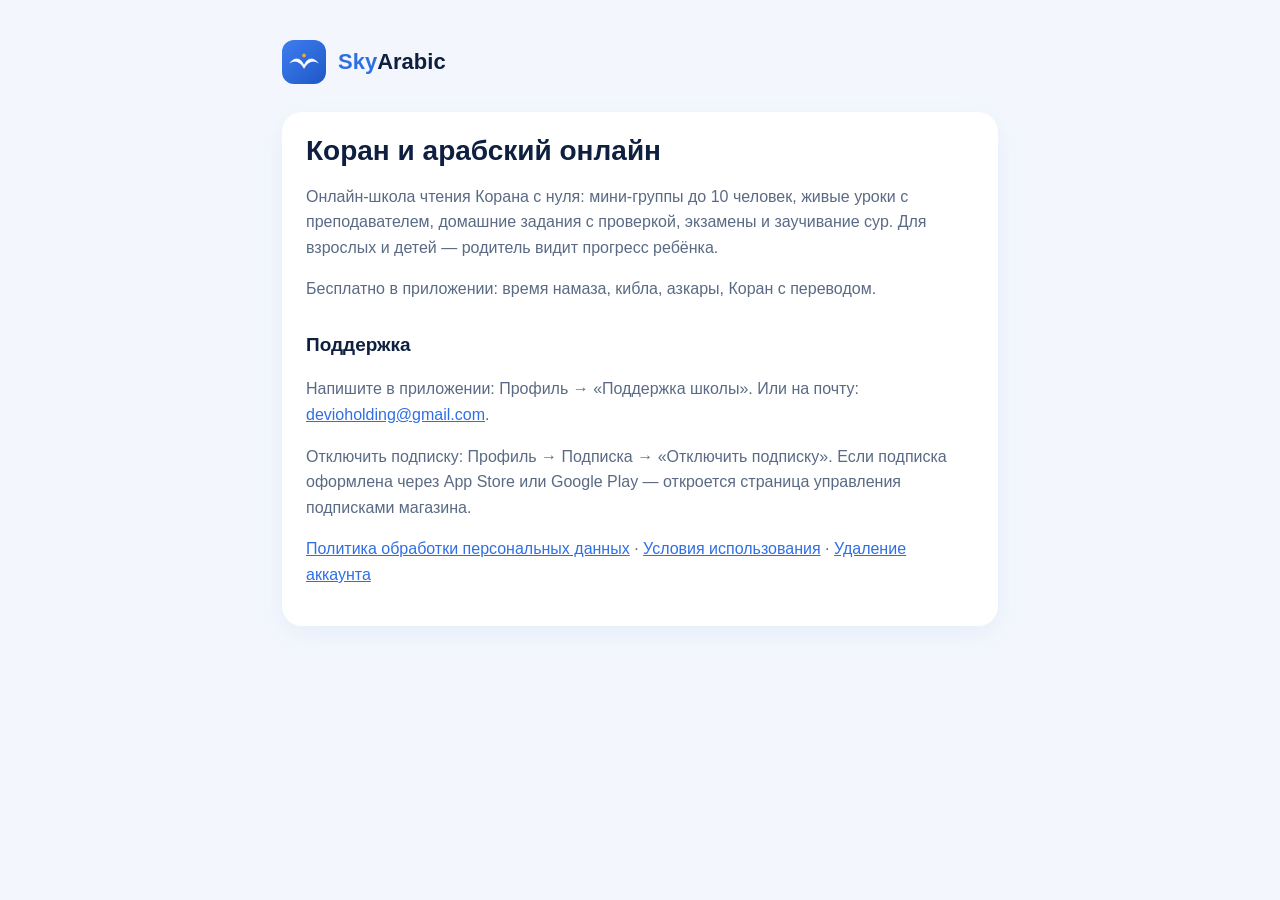
<file: index.html>
<!doctype html><html lang="ru"><head><meta charset="utf-8"><meta name="viewport" content="width=device-width,initial-scale=1">
<title>SkyArabic — Коран и арабский онлайн</title><link rel="stylesheet" href="style.css"></head>
<body><main><header><img src="icon.png" alt=""><b><span>Sky</span>Arabic</b></header>
<div class="card">
<h1>Коран и арабский онлайн</h1>
<p>Онлайн-школа чтения Корана с нуля: мини-группы до 10 человек, живые уроки с преподавателем, домашние задания с проверкой, экзамены и заучивание сур. Для взрослых и детей — родитель видит прогресс ребёнка.</p>
<p>Бесплатно в приложении: время намаза, кибла, азкары, Коран с переводом.</p>
<h2>Поддержка</h2>
<p>Напишите в приложении: Профиль → «Поддержка школы». Или на почту: <a href="mailto:devioholding@gmail.com">devioholding@gmail.com</a>.</p>
<p>Отключить подписку: Профиль → Подписка → «Отключить подписку». Если подписка оформлена через App Store или Google Play — откроется страница управления подписками магазина.</p>
<p><a href="privacy.html">Политика обработки персональных данных</a> · <a href="terms.html">Условия использования</a> · <a href="delete-account.html">Удаление аккаунта</a></p>
</div></main></body></html>
</file>
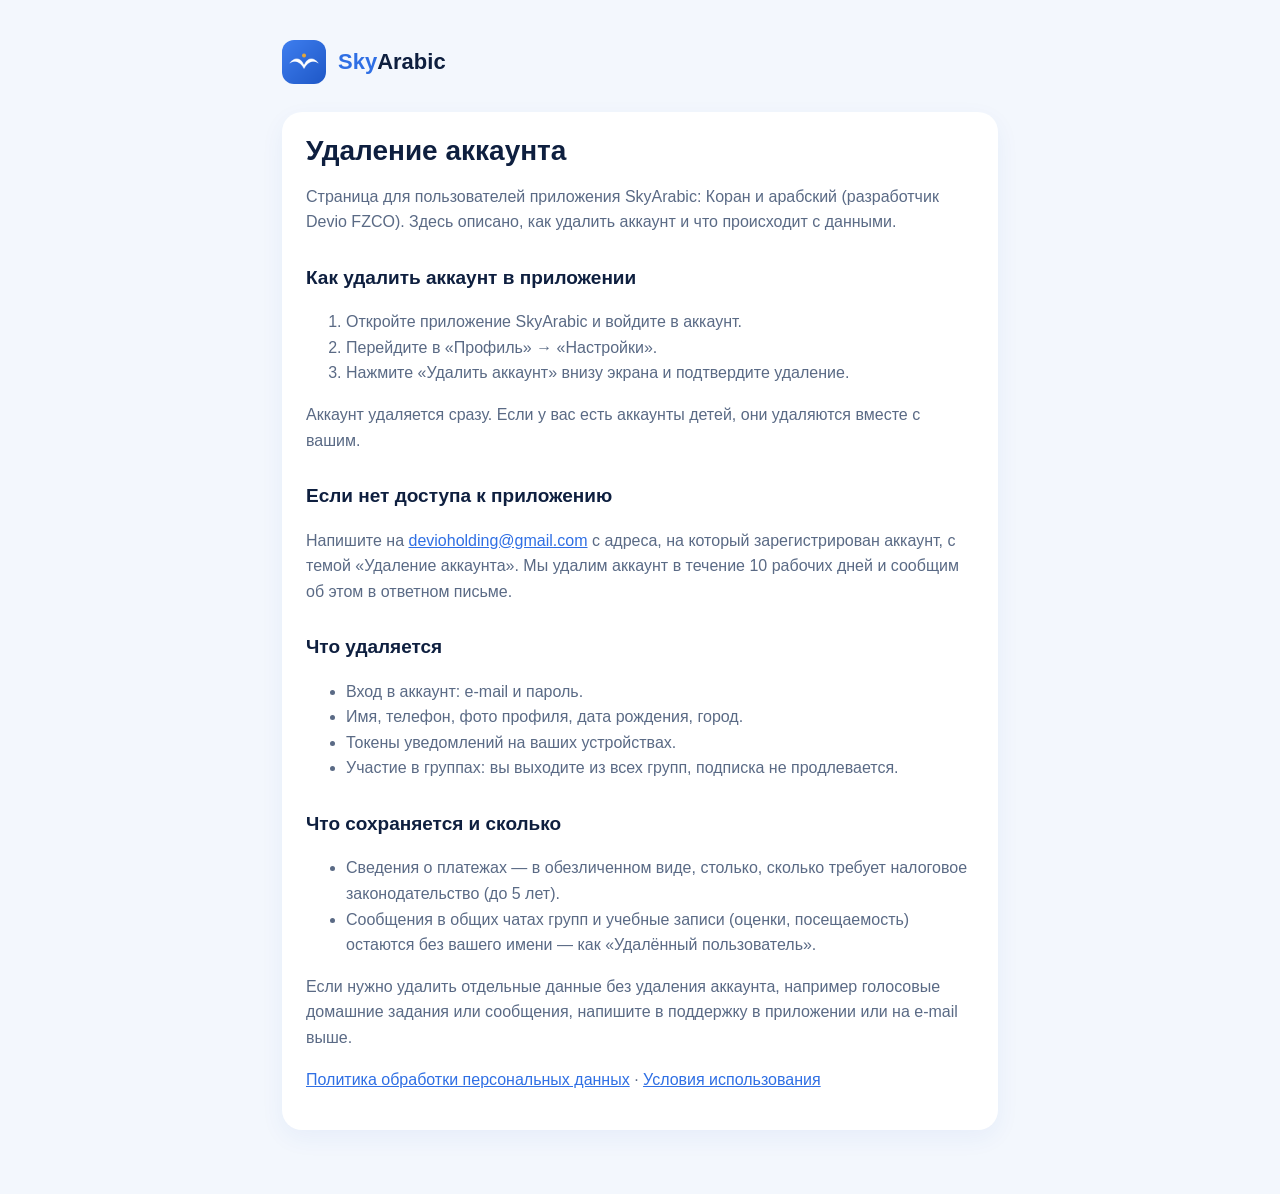
<file: delete-account.html>
<!doctype html><html lang="ru"><head><meta charset="utf-8"><meta name="viewport" content="width=device-width,initial-scale=1">
<title>SkyArabic — удаление аккаунта</title><link rel="stylesheet" href="style.css"></head>
<body><main><header><img src="icon.png" alt=""><b><span>Sky</span>Arabic</b></header>
<div class="card">
<h1>Удаление аккаунта</h1>
<p>Страница для пользователей приложения SkyArabic: Коран и арабский (разработчик Devio FZCO). Здесь описано, как удалить аккаунт и что происходит с данными.</p>
<h2>Как удалить аккаунт в приложении</h2>
<ol>
<li>Откройте приложение SkyArabic и войдите в аккаунт.</li>
<li>Перейдите в «Профиль» → «Настройки».</li>
<li>Нажмите «Удалить аккаунт» внизу экрана и подтвердите удаление.</li>
</ol>
<p>Аккаунт удаляется сразу. Если у вас есть аккаунты детей, они удаляются вместе с вашим.</p>
<h2>Если нет доступа к приложению</h2>
<p>Напишите на <a href="mailto:devioholding@gmail.com?subject=Удаление%20аккаунта%20SkyArabic">devioholding@gmail.com</a> с адреса, на который зарегистрирован аккаунт, с темой «Удаление аккаунта». Мы удалим аккаунт в течение 10 рабочих дней и сообщим об этом в ответном письме.</p>
<h2>Что удаляется</h2>
<ul>
<li>Вход в аккаунт: e-mail и пароль.</li>
<li>Имя, телефон, фото профиля, дата рождения, город.</li>
<li>Токены уведомлений на ваших устройствах.</li>
<li>Участие в группах: вы выходите из всех групп, подписка не продлевается.</li>
</ul>
<h2>Что сохраняется и сколько</h2>
<ul>
<li>Сведения о платежах — в обезличенном виде, столько, сколько требует налоговое законодательство (до 5 лет).</li>
<li>Сообщения в общих чатах групп и учебные записи (оценки, посещаемость) остаются без вашего имени — как «Удалённый пользователь».</li>
</ul>
<p>Если нужно удалить отдельные данные без удаления аккаунта, например голосовые домашние задания или сообщения, напишите в поддержку в приложении или на e-mail выше.</p>
<p><a href="privacy.html">Политика обработки персональных данных</a> · <a href="terms.html">Условия использования</a></p>
</div></main></body></html>
</file>
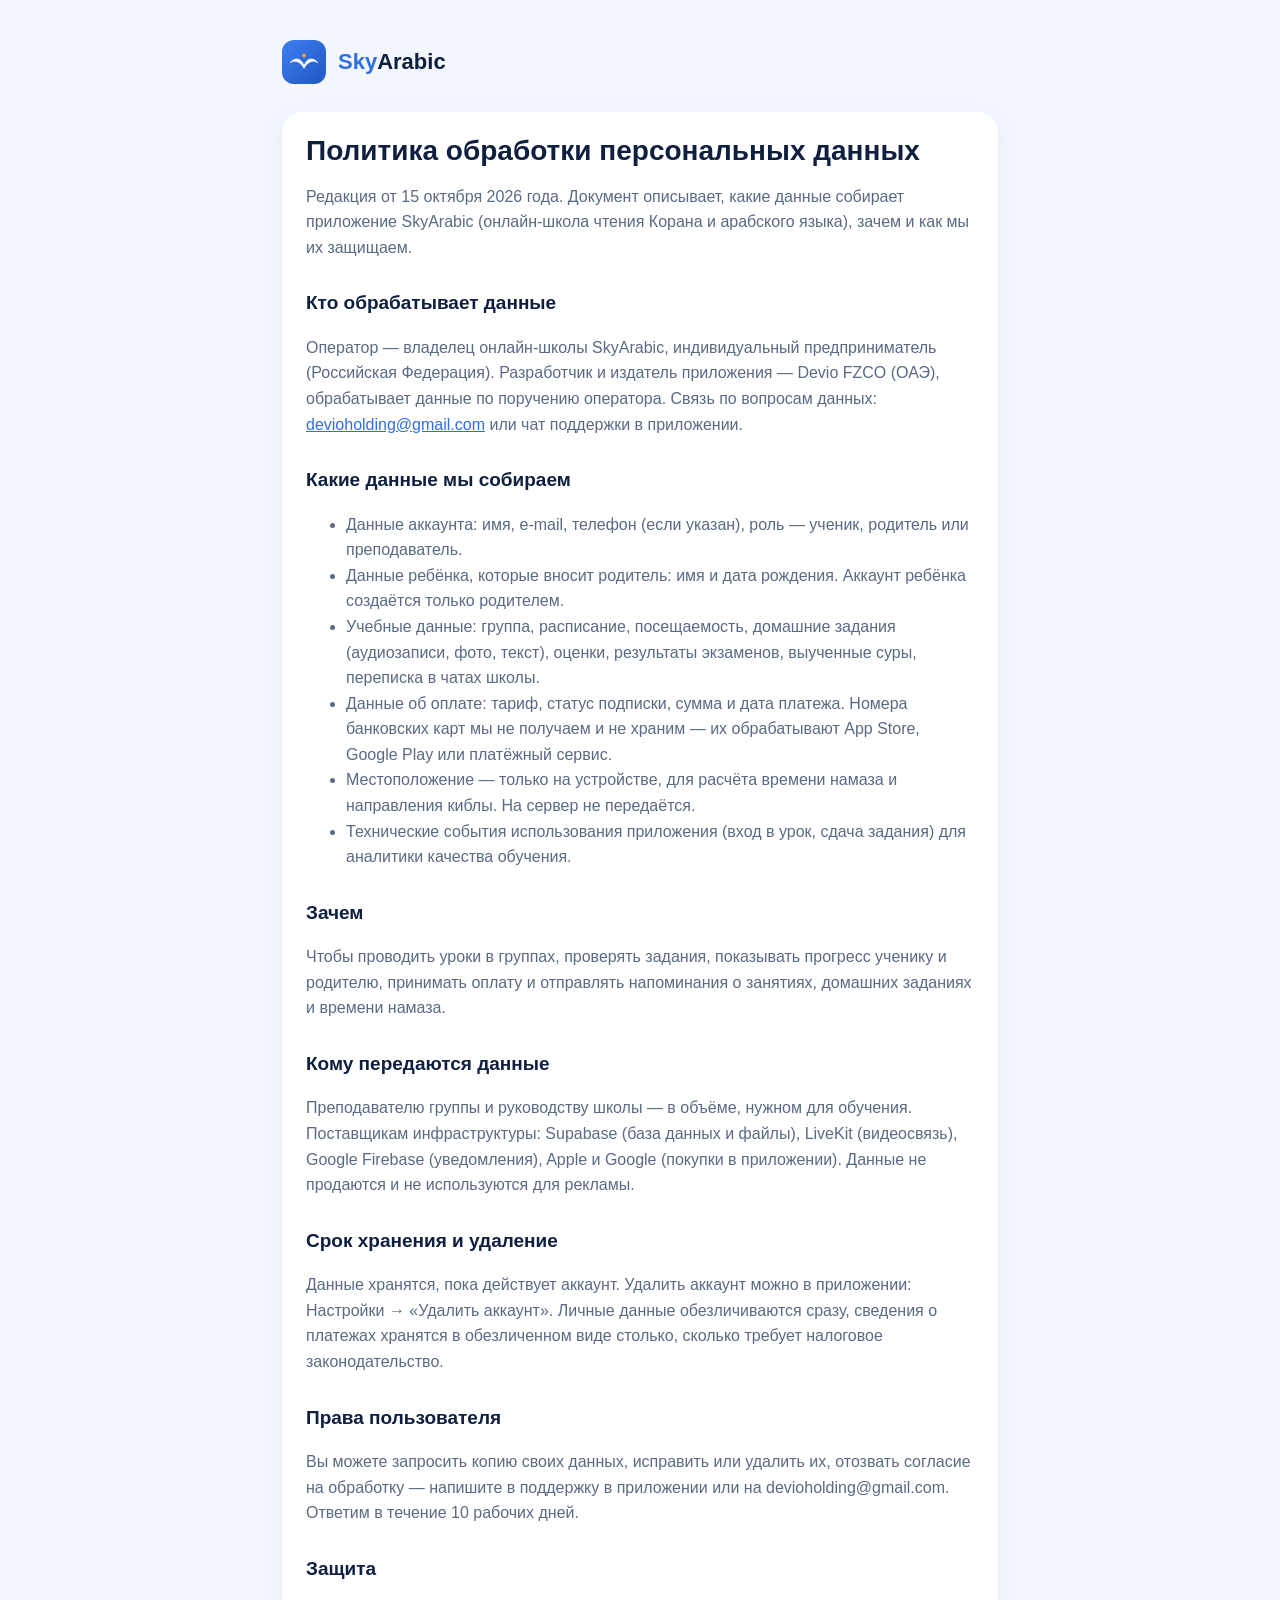
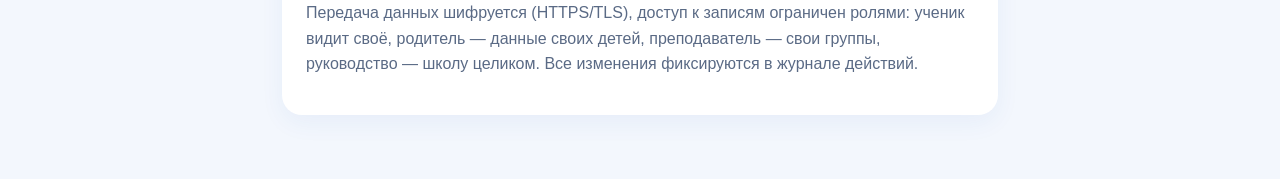
<file: privacy.html>
<!doctype html><html lang="ru"><head><meta charset="utf-8"><meta name="viewport" content="width=device-width,initial-scale=1">
<title>SkyArabic — политика обработки персональных данных</title><link rel="stylesheet" href="style.css"></head>
<body><main><header><img src="icon.png" alt=""><b><span>Sky</span>Arabic</b></header>
<div class="card">
<h1>Политика обработки персональных данных</h1>
<p>Редакция от 15 октября 2026 года. Документ описывает, какие данные собирает приложение SkyArabic (онлайн-школа чтения Корана и арабского языка), зачем и как мы их защищаем.</p>
<h2>Кто обрабатывает данные</h2>
<p>Оператор — владелец онлайн-школы SkyArabic, индивидуальный предприниматель (Российская Федерация). Разработчик и издатель приложения — Devio FZCO (ОАЭ), обрабатывает данные по поручению оператора. Связь по вопросам данных: <a href="mailto:devioholding@gmail.com">devioholding@gmail.com</a> или чат поддержки в приложении.</p>
<h2>Какие данные мы собираем</h2>
<ul>
<li>Данные аккаунта: имя, e-mail, телефон (если указан), роль — ученик, родитель или преподаватель.</li>
<li>Данные ребёнка, которые вносит родитель: имя и дата рождения. Аккаунт ребёнка создаётся только родителем.</li>
<li>Учебные данные: группа, расписание, посещаемость, домашние задания (аудиозаписи, фото, текст), оценки, результаты экзаменов, выученные суры, переписка в чатах школы.</li>
<li>Данные об оплате: тариф, статус подписки, сумма и дата платежа. Номера банковских карт мы не получаем и не храним — их обрабатывают App Store, Google Play или платёжный сервис.</li>
<li>Местоположение — только на устройстве, для расчёта времени намаза и направления киблы. На сервер не передаётся.</li>
<li>Технические события использования приложения (вход в урок, сдача задания) для аналитики качества обучения.</li>
</ul>
<h2>Зачем</h2>
<p>Чтобы проводить уроки в группах, проверять задания, показывать прогресс ученику и родителю, принимать оплату и отправлять напоминания о занятиях, домашних заданиях и времени намаза.</p>
<h2>Кому передаются данные</h2>
<p>Преподавателю группы и руководству школы — в объёме, нужном для обучения. Поставщикам инфраструктуры: Supabase (база данных и файлы), LiveKit (видеосвязь), Google Firebase (уведомления), Apple и Google (покупки в приложении). Данные не продаются и не используются для рекламы.</p>
<h2>Срок хранения и удаление</h2>
<p>Данные хранятся, пока действует аккаунт. Удалить аккаунт можно в приложении: Настройки → «Удалить аккаунт». Личные данные обезличиваются сразу, сведения о платежах хранятся в обезличенном виде столько, сколько требует налоговое законодательство.</p>
<h2>Права пользователя</h2>
<p>Вы можете запросить копию своих данных, исправить или удалить их, отозвать согласие на обработку — напишите в поддержку в приложении или на devioholding@gmail.com. Ответим в течение 10 рабочих дней.</p>
<h2>Защита</h2>
<p>Передача данных шифруется (HTTPS/TLS), доступ к записям ограничен ролями: ученик видит своё, родитель — данные своих детей, преподаватель — свои группы, руководство — школу целиком. Все изменения фиксируются в журнале действий.</p>
</div></main></body></html>
</file>
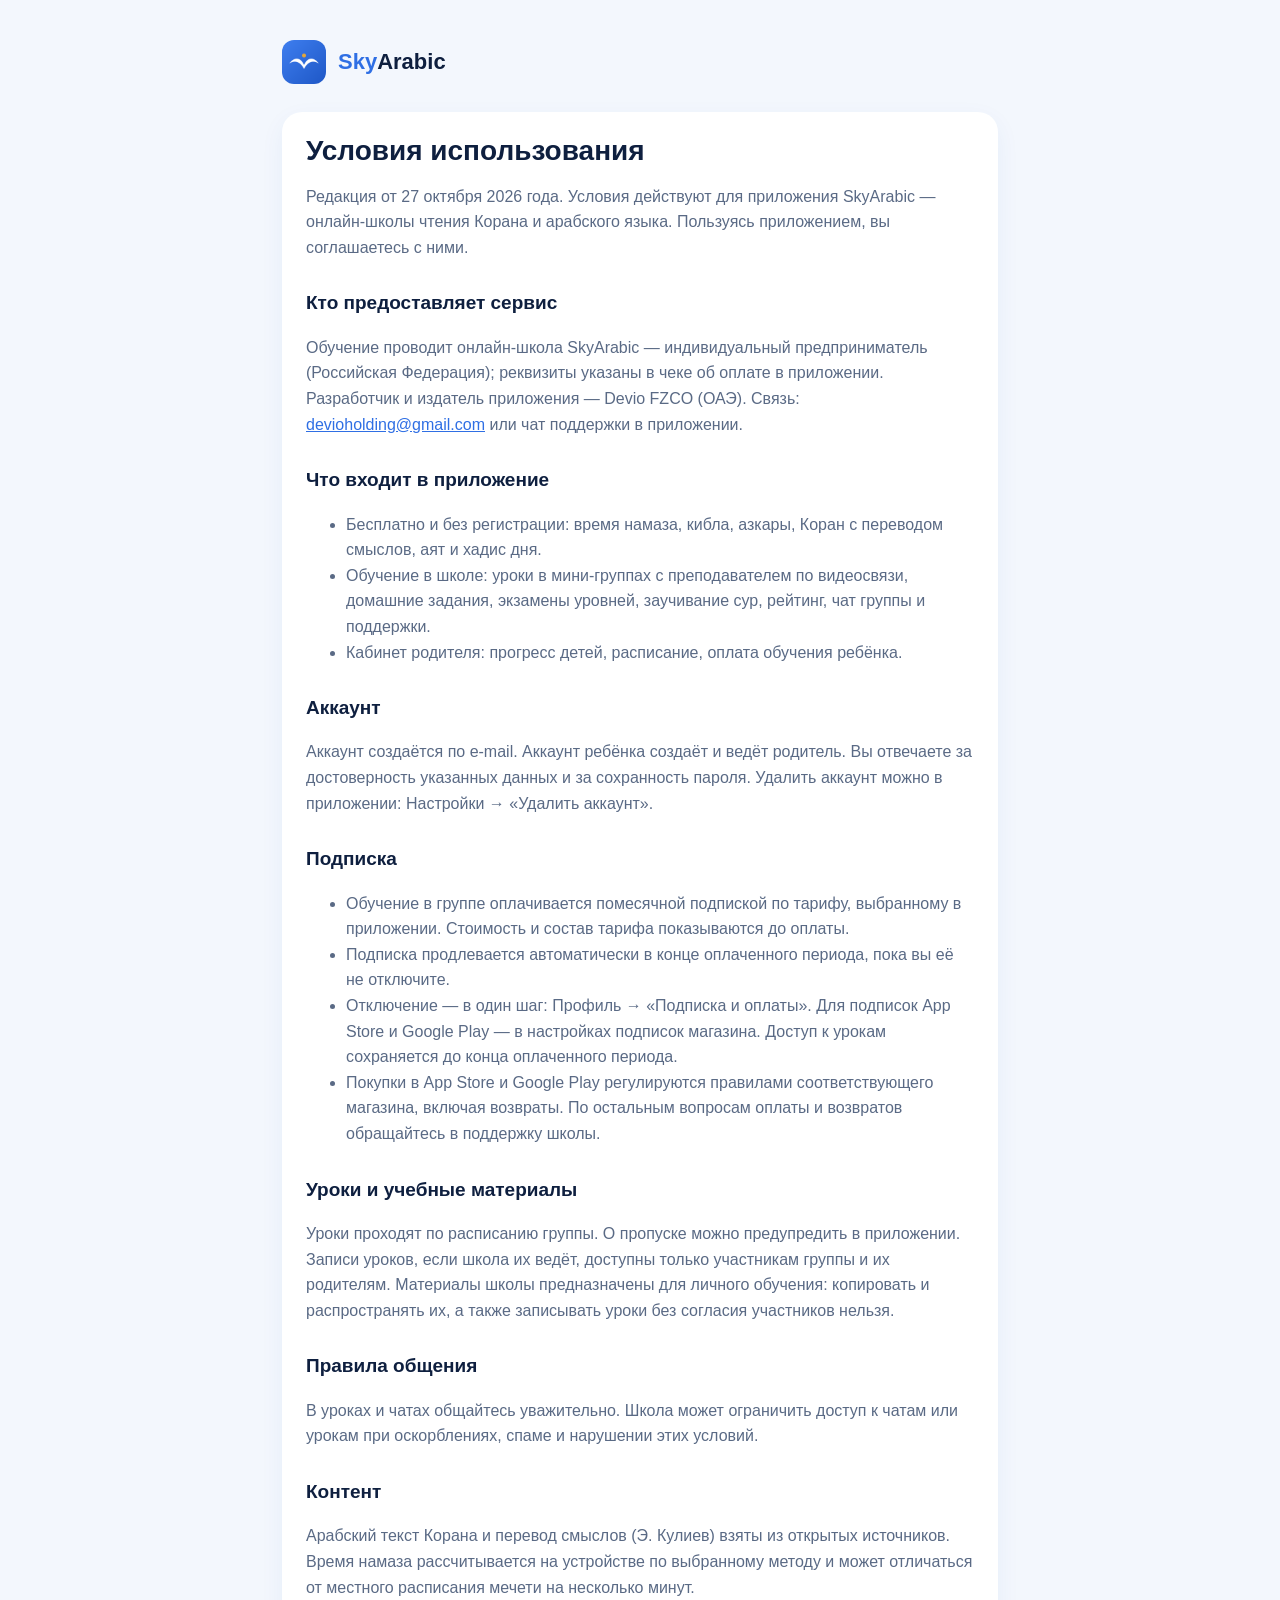
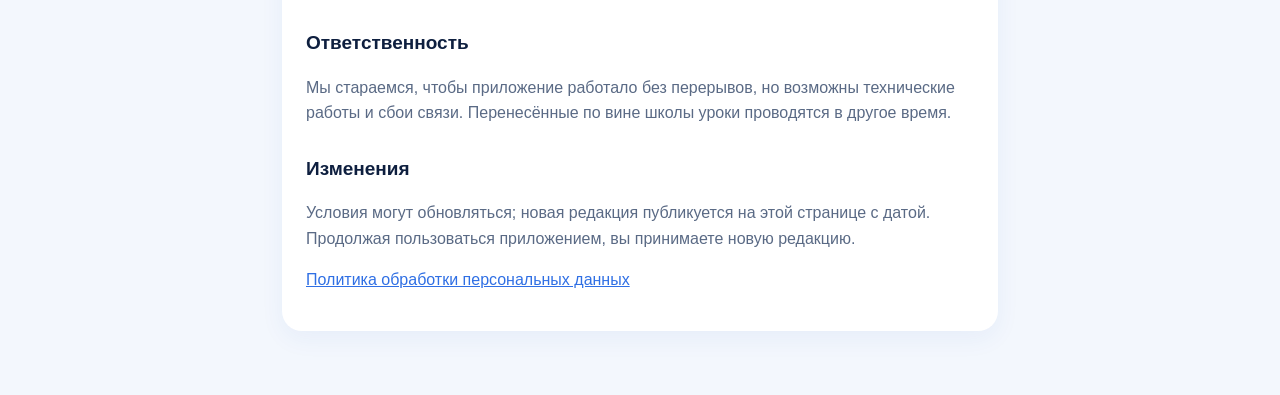
<file: terms.html>
<!doctype html><html lang="ru"><head><meta charset="utf-8"><meta name="viewport" content="width=device-width,initial-scale=1">
<title>SkyArabic — условия использования</title><link rel="stylesheet" href="style.css"></head>
<body><main><header><img src="icon.png" alt=""><b><span>Sky</span>Arabic</b></header>
<div class="card">
<h1>Условия использования</h1>
<p>Редакция от 27 октября 2026 года. Условия действуют для приложения SkyArabic — онлайн-школы чтения Корана и арабского языка. Пользуясь приложением, вы соглашаетесь с ними.</p>
<h2>Кто предоставляет сервис</h2>
<p>Обучение проводит онлайн-школа SkyArabic — индивидуальный предприниматель (Российская Федерация); реквизиты указаны в чеке об оплате в приложении. Разработчик и издатель приложения — Devio FZCO (ОАЭ). Связь: <a href="mailto:devioholding@gmail.com">devioholding@gmail.com</a> или чат поддержки в приложении.</p>
<h2>Что входит в приложение</h2>
<ul>
<li>Бесплатно и без регистрации: время намаза, кибла, азкары, Коран с переводом смыслов, аят и хадис дня.</li>
<li>Обучение в школе: уроки в мини-группах с преподавателем по видеосвязи, домашние задания, экзамены уровней, заучивание сур, рейтинг, чат группы и поддержки.</li>
<li>Кабинет родителя: прогресс детей, расписание, оплата обучения ребёнка.</li>
</ul>
<h2>Аккаунт</h2>
<p>Аккаунт создаётся по e-mail. Аккаунт ребёнка создаёт и ведёт родитель. Вы отвечаете за достоверность указанных данных и за сохранность пароля. Удалить аккаунт можно в приложении: Настройки → «Удалить аккаунт».</p>
<h2>Подписка</h2>
<ul>
<li>Обучение в группе оплачивается помесячной подпиской по тарифу, выбранному в приложении. Стоимость и состав тарифа показываются до оплаты.</li>
<li>Подписка продлевается автоматически в конце оплаченного периода, пока вы её не отключите.</li>
<li>Отключение — в один шаг: Профиль → «Подписка и оплаты». Для подписок App Store и Google Play — в настройках подписок магазина. Доступ к урокам сохраняется до конца оплаченного периода.</li>
<li>Покупки в App Store и Google Play регулируются правилами соответствующего магазина, включая возвраты. По остальным вопросам оплаты и возвратов обращайтесь в поддержку школы.</li>
</ul>
<h2>Уроки и учебные материалы</h2>
<p>Уроки проходят по расписанию группы. О пропуске можно предупредить в приложении. Записи уроков, если школа их ведёт, доступны только участникам группы и их родителям. Материалы школы предназначены для личного обучения: копировать и распространять их, а также записывать уроки без согласия участников нельзя.</p>
<h2>Правила общения</h2>
<p>В уроках и чатах общайтесь уважительно. Школа может ограничить доступ к чатам или урокам при оскорблениях, спаме и нарушении этих условий.</p>
<h2>Контент</h2>
<p>Арабский текст Корана и перевод смыслов (Э. Кулиев) взяты из открытых источников. Время намаза рассчитывается на устройстве по выбранному методу и может отличаться от местного расписания мечети на несколько минут.</p>
<h2>Ответственность</h2>
<p>Мы стараемся, чтобы приложение работало без перерывов, но возможны технические работы и сбои связи. Перенесённые по вине школы уроки проводятся в другое время.</p>
<h2>Изменения</h2>
<p>Условия могут обновляться; новая редакция публикуется на этой странице с датой. Продолжая пользоваться приложением, вы принимаете новую редакцию.</p>
<p><a href="privacy.html">Политика обработки персональных данных</a></p>
</div></main></body></html>
</file>
<file: style.css>
:root{--blue:#2F6FE4;--ink:#0E1F3F;--ink2:#5A6A85;--bg:#F3F7FD;--line:#E3EAF5}
*{box-sizing:border-box}body{margin:0;font-family:Manrope,-apple-system,"Segoe UI",sans-serif;background:var(--bg);color:var(--ink);line-height:1.6}
main{max-width:760px;margin:0 auto;padding:40px 22px 64px}header{display:flex;align-items:center;gap:12px;margin-bottom:28px}
header img{width:44px;height:44px;border-radius:12px}header b{font-size:22px}header b span{color:var(--blue)}
h1{font-size:28px;line-height:1.2;margin:0 0 8px}h2{font-size:19px;margin:28px 0 8px}p,li{color:var(--ink2)}
.card{background:#fff;border-radius:20px;padding:22px 24px;box-shadow:0 8px 24px rgba(31,79,179,.06)}a{color:var(--blue)}
</file>
